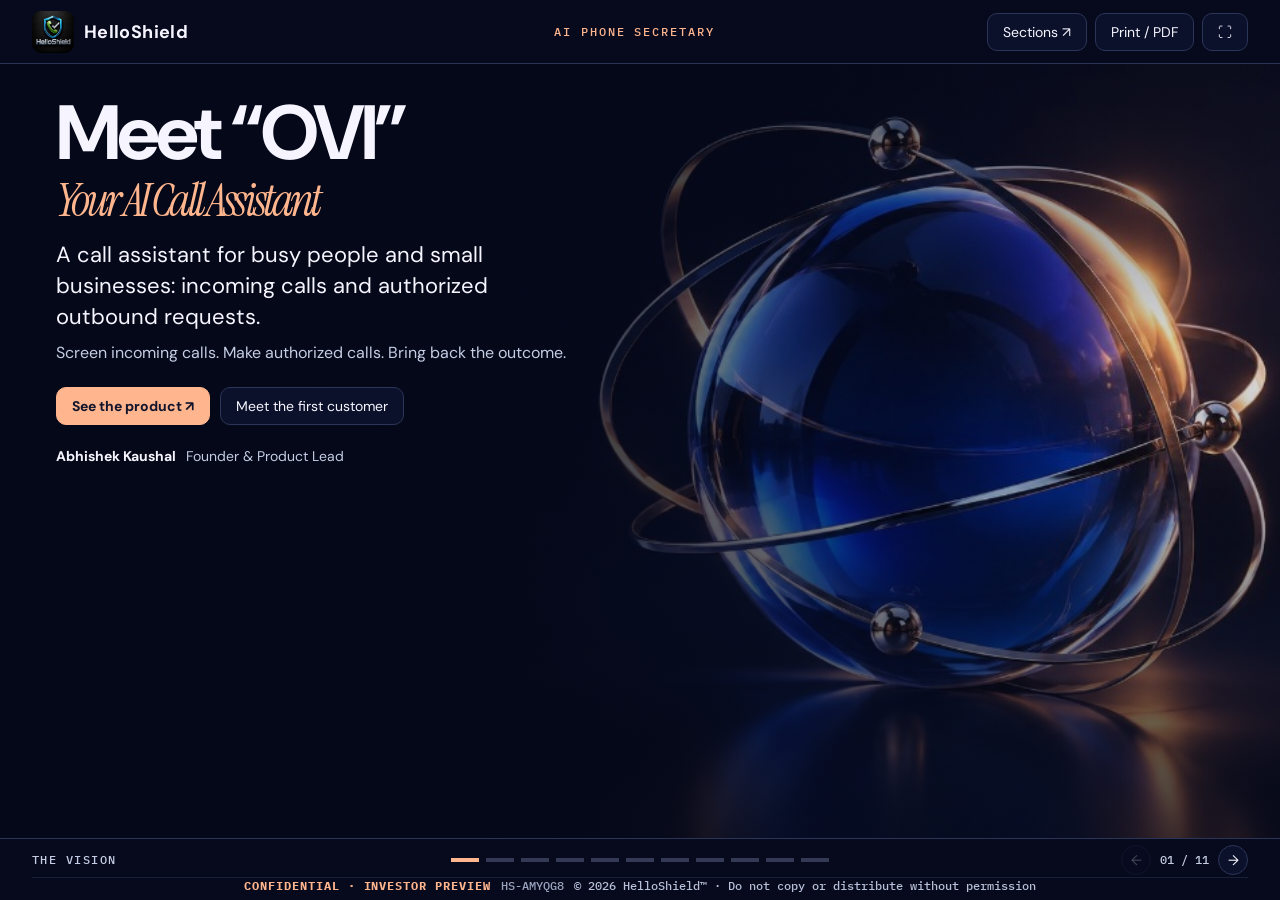
<file: index.html>
<!doctype html>
<html lang="en">
<head>
  <meta charset="utf-8">
  <meta name="viewport" content="width=device-width, initial-scale=1">
  <meta name="theme-color" content="#070a1d">
  <meta name="robots" content="noindex,nofollow">
  <meta name="description" content="HelloShield investor presentation: a personal call-screening prototype for busy professionals. Proposed $1.5M funding plan.">
  <title>HelloShield — Investor Presentation</title>
  <link rel="icon" type="image/jpeg" href="assets/logo.jpg">
  <link rel="preload" as="image" href="assets/logo.jpg">
  <link rel="preconnect" href="https://fonts.googleapis.com">
  <link rel="preload" as="image" href="assets/hero.jpg" fetchpriority="high">
  <link rel="preload" as="image" href="assets/house.jpg">
  <link rel="preload" as="image" href="assets/pizza.jpg">
  <link href="https://fonts.googleapis.com/css2?family=DM+Sans:wght@400;500;600;700&family=Instrument+Serif:ital@0;1&family=IBM+Plex+Mono:wght@500&display=swap" rel="stylesheet">
  <link rel="stylesheet" href="deck.css?v=20261010j">
</head>
<body>
  <div class="pitch">
    <div class="template-light" aria-hidden="true"></div>
    <header>
      <a class="brand" href="#vision" aria-label="HelloShield first slide"><img class="brand-mark" src="assets/logo.jpg" alt=""><b>HelloShield</b></a>
      <span class="strap">AI PHONE SECRETARY</span>
      <nav>
        <button id="sections" aria-expanded="false">Sections ↗</button>
        <button id="print-deck" type="button">Print / PDF</button>
        <button id="fullscreen" aria-label="Enter fullscreen">⛶</button>
      </nav>
    </header>
    <main id="stage" aria-live="polite"></main>
    <footer>
      <div class="footer-main">
        <span id="chapter"></span>
        <div id="progress" aria-label="Slide navigation"></div>
        <div class="pager"><button id="prev" aria-label="Previous slide">←</button><span id="counter"></span><button id="next" aria-label="Next slide">→</button></div>
      </div>
      <div class="legal"><b>CONFIDENTIAL · INVESTOR PREVIEW</b><span id="security-ref"></span><small>© 2026 HelloShield™ · Do not copy or distribute without permission</small></div>
    </footer>
  </div>
  <div id="print-root" class="print-only" aria-hidden="true"></div>
  <dialog id="detail"><button class="close" aria-label="Close details">×</button><div id="detail-body"></div></dialog>
  <script src="financial-model.js?v=20261010j"></script>
  <script src="deck.js?v=20261010j"></script>
</body>
</html>
</file>
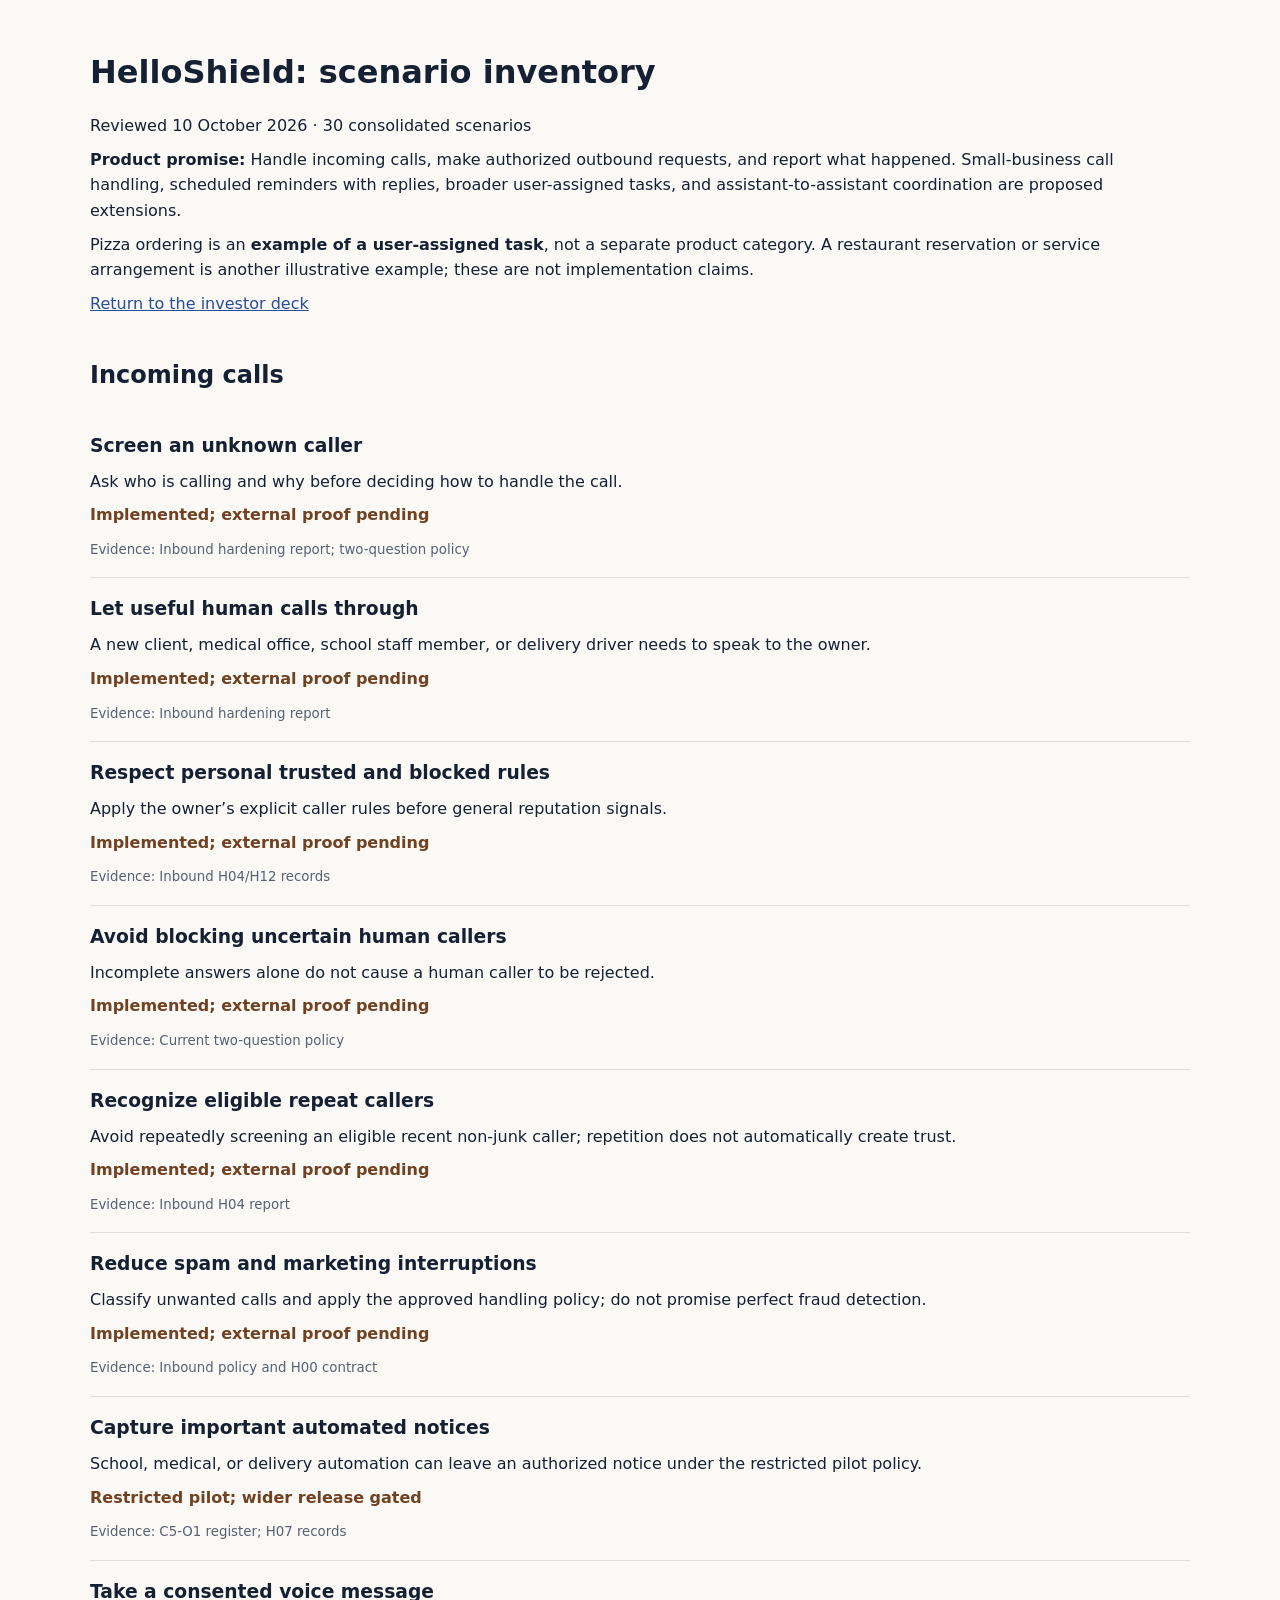
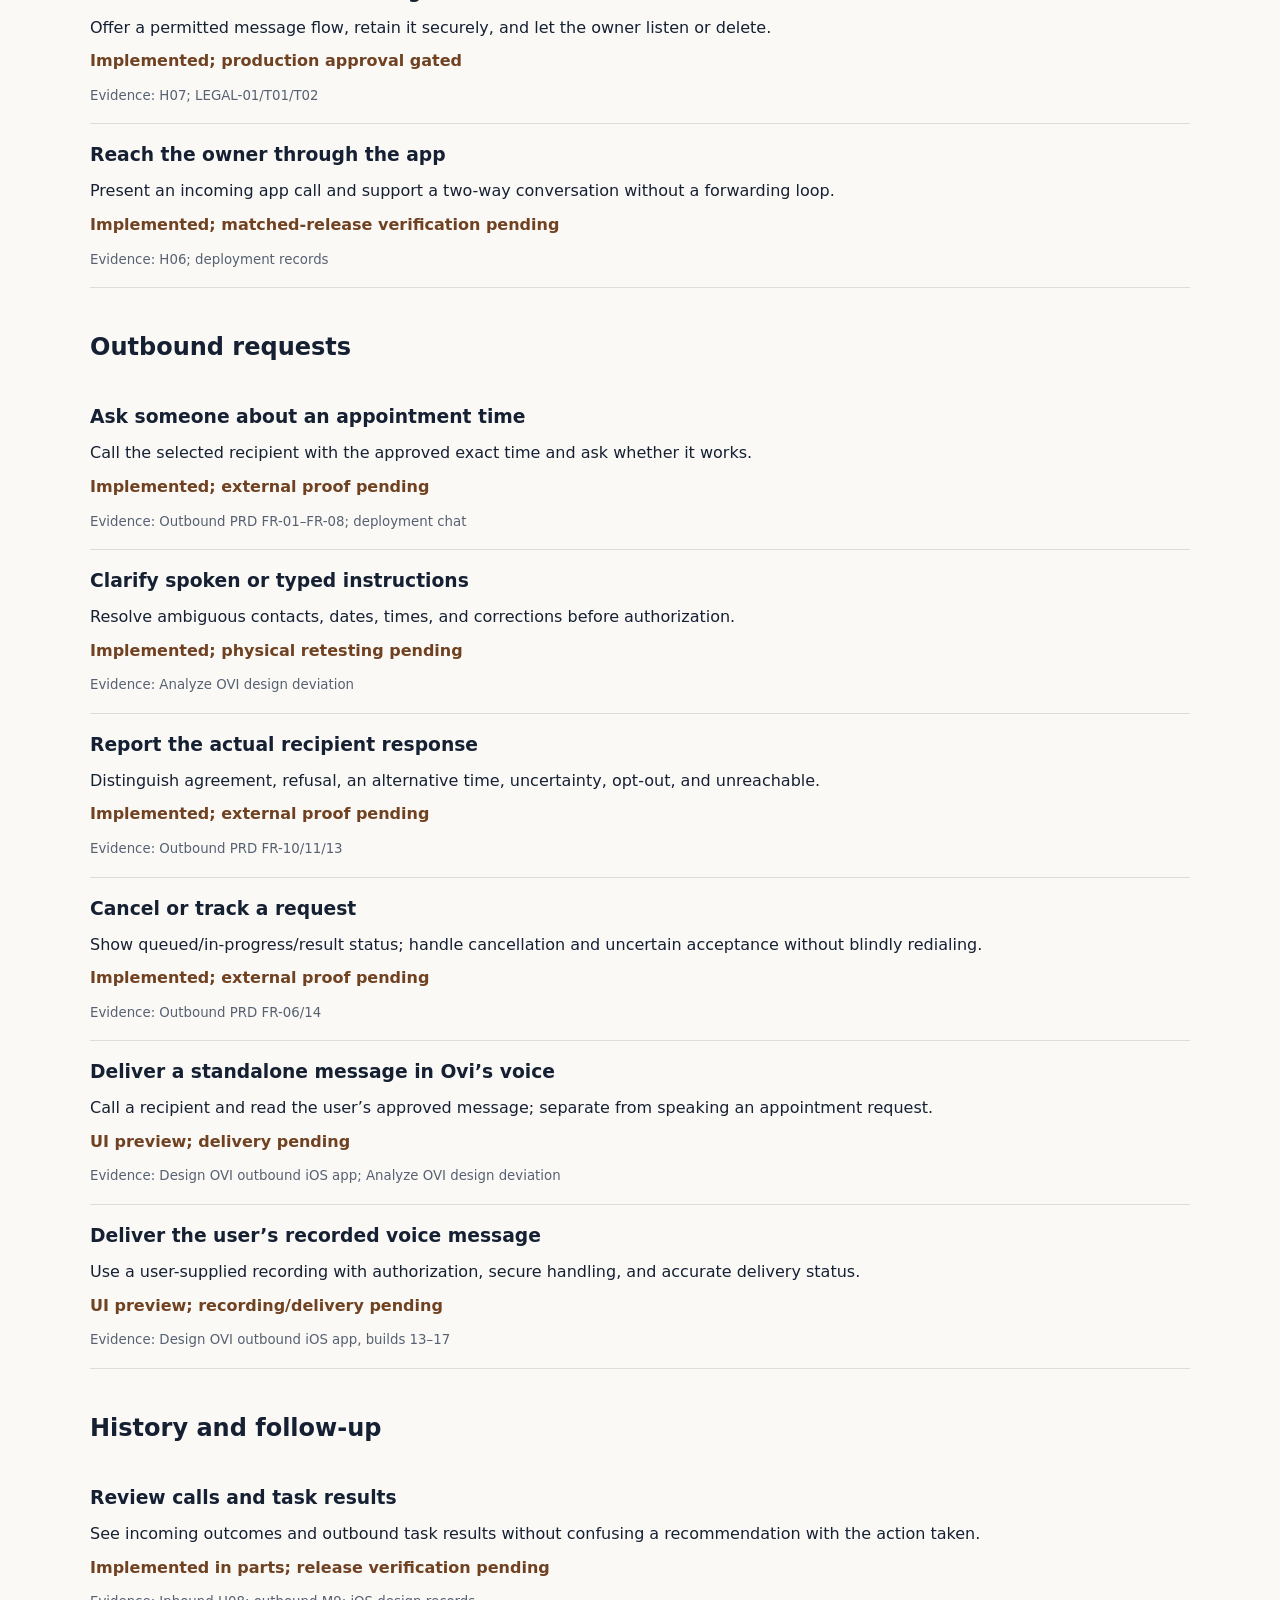
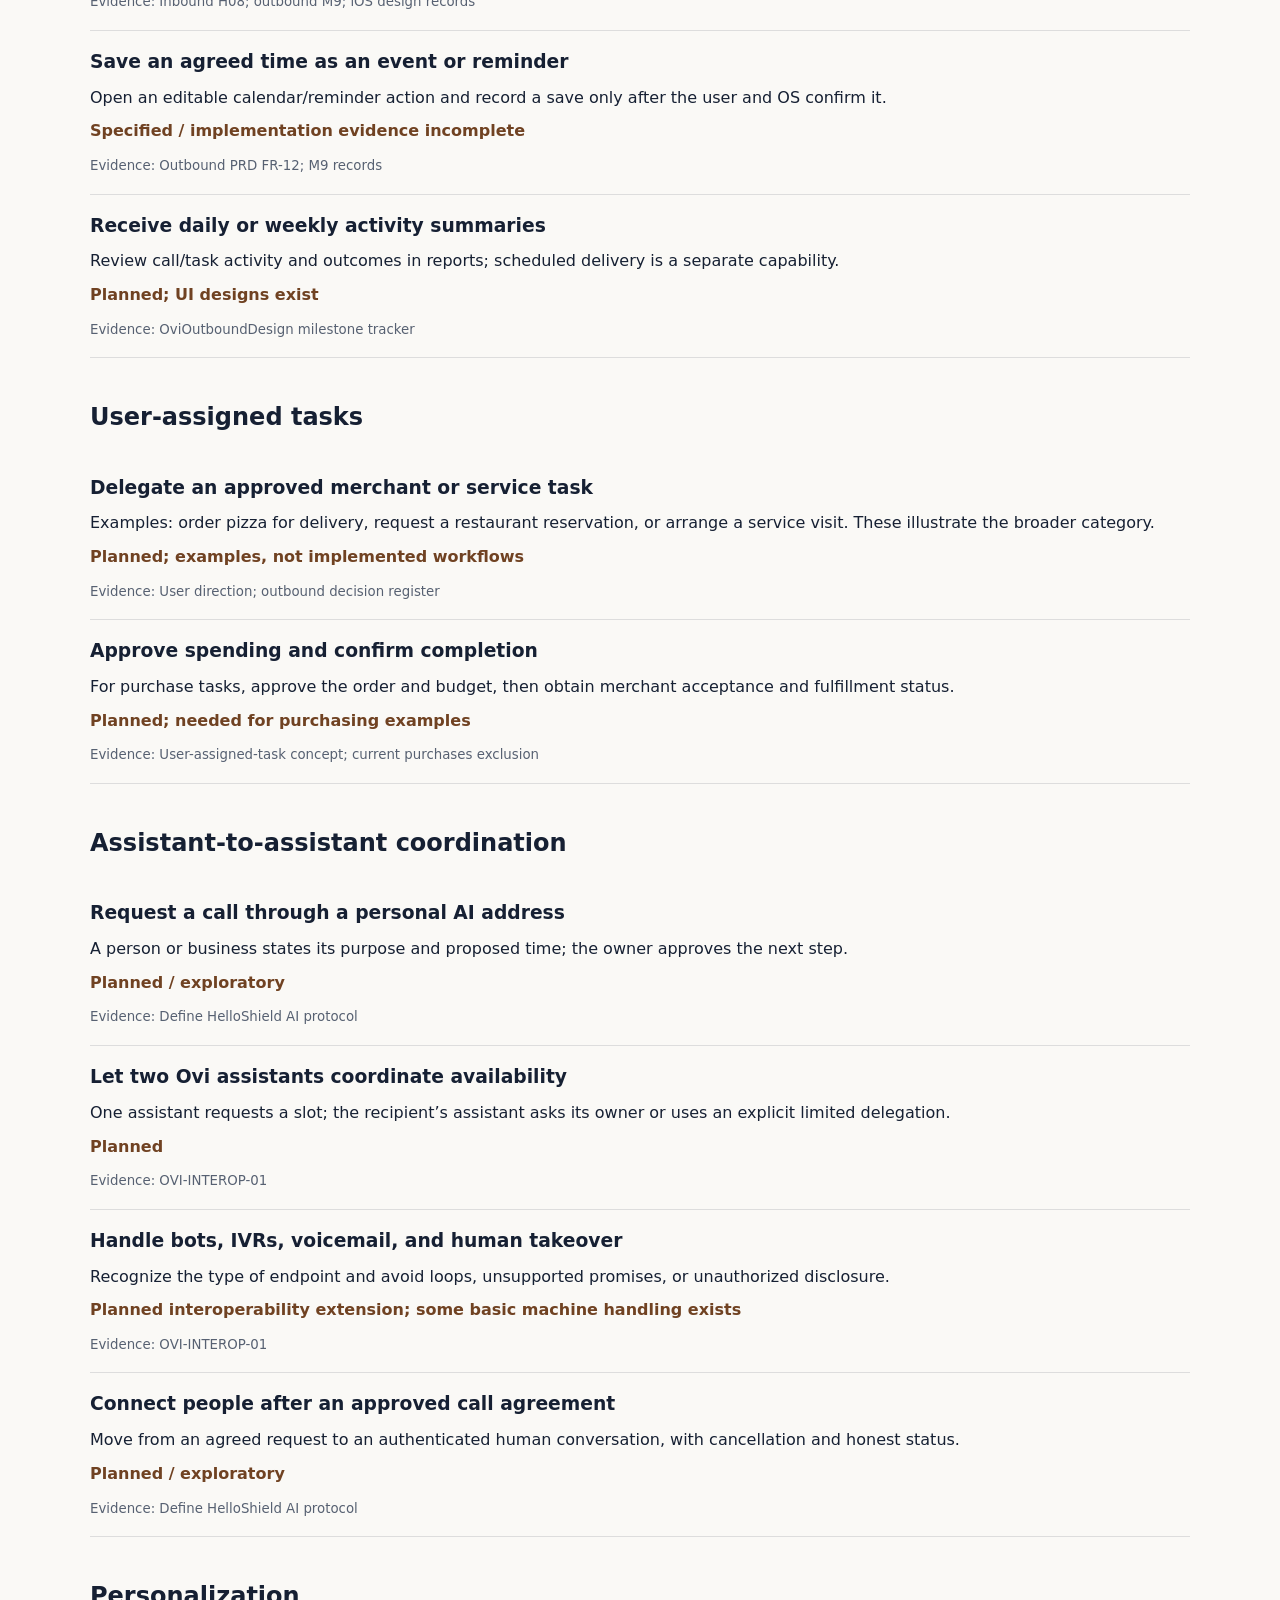
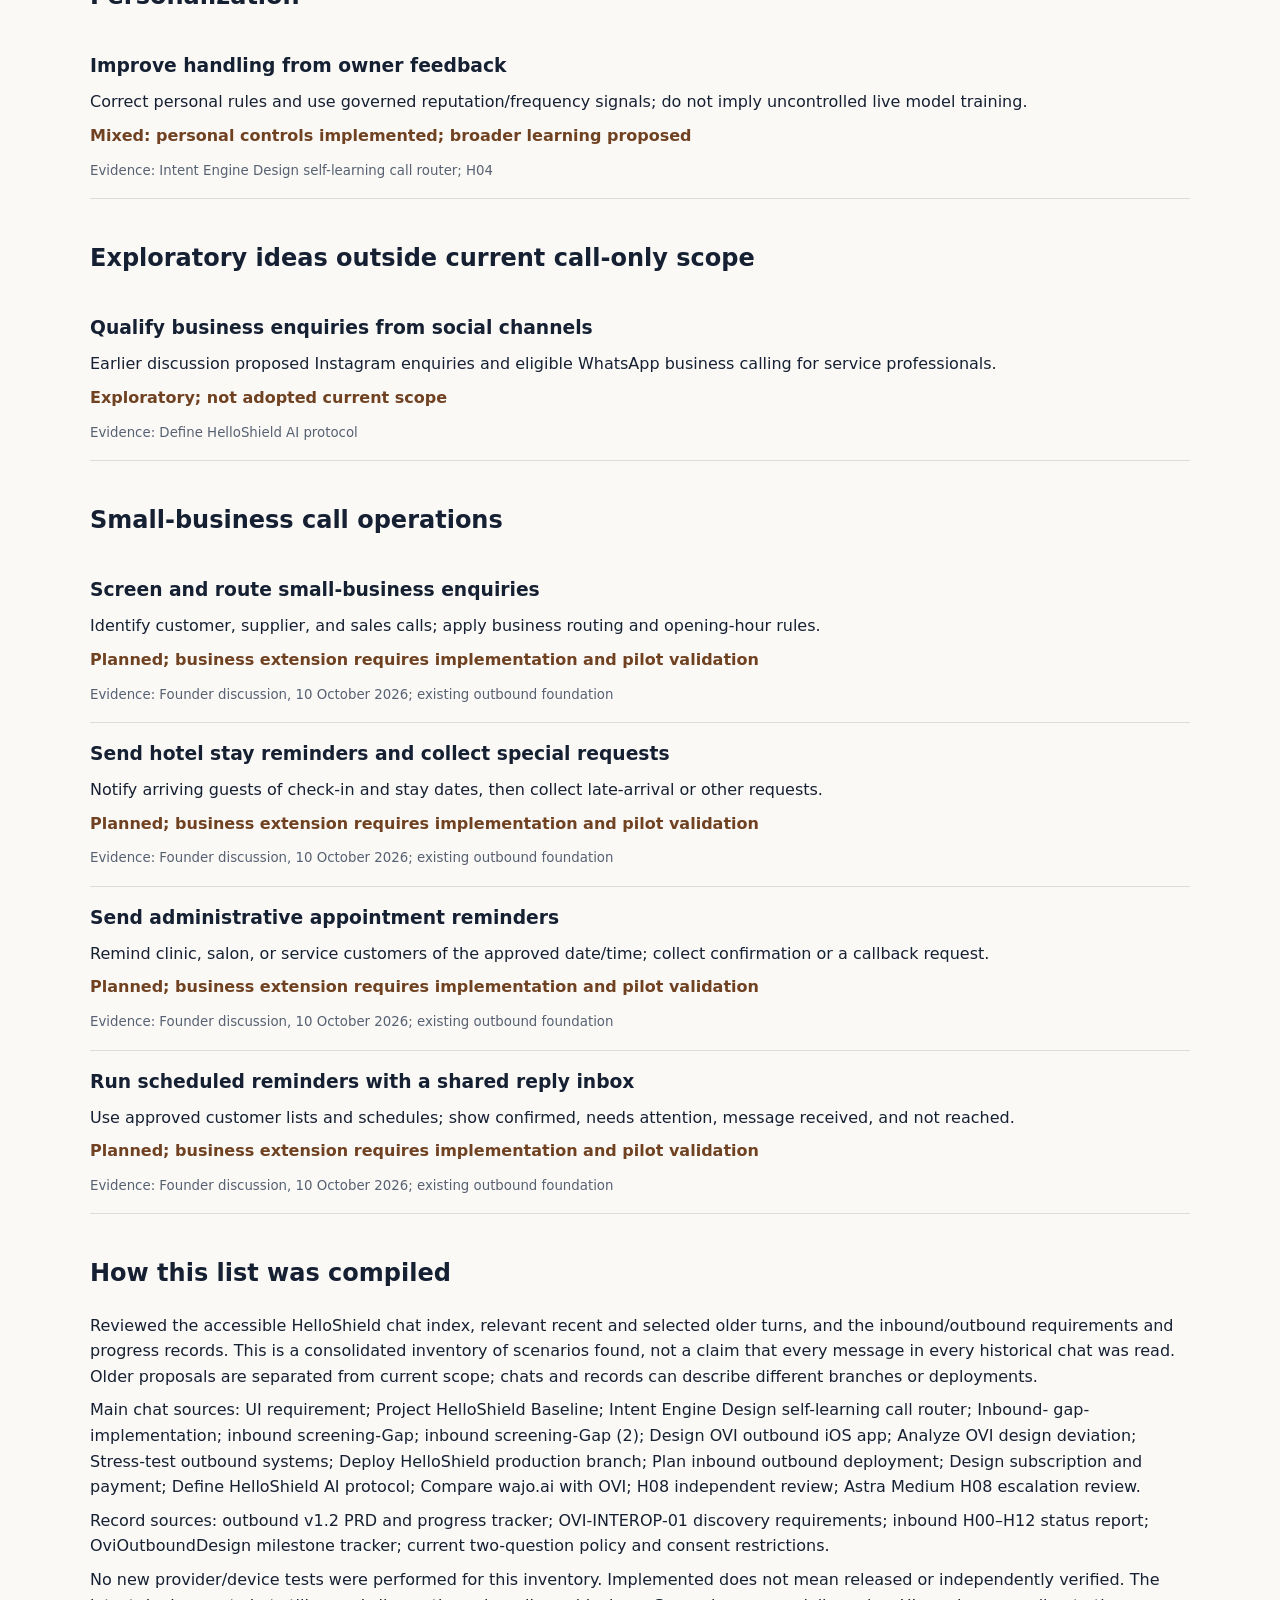
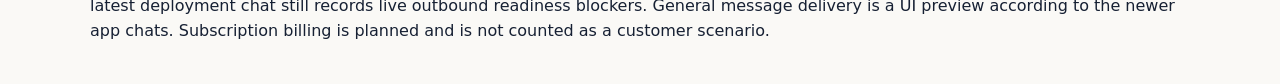
<file: scenario-catalog.html>
<!doctype html><html lang="en"><meta charset="utf-8"><meta name="viewport" content="width=device-width,initial-scale=1"><title>HelloShield scenario inventory</title><style>body{font:16px/1.6 system-ui;max-width:1100px;margin:auto;padding:32px;color:#162033;background:#faf9f6}h1{line-height:1.2}h2{margin-top:40px}article{padding:16px 0;border-bottom:1px solid #ddd}h3{margin:0}p{margin:8px 0}small{color:#576172}.status{font-weight:600;color:#704222}a{color:#294b99}@media print{article{break-inside:avoid}}</style><h1>HelloShield: scenario inventory</h1><p>Reviewed 10 October 2026 · 30 consolidated scenarios</p><p><b>Product promise:</b> Handle incoming calls, make authorized outbound requests, and report what happened. Small-business call handling, scheduled reminders with replies, broader user-assigned tasks, and assistant-to-assistant coordination are proposed extensions.</p><p>Pizza ordering is an <b>example of a user-assigned task</b>, not a separate product category. A restaurant reservation or service arrangement is another illustrative example; these are not implementation claims.</p><p><a href="./#problem">Return to the investor deck</a></p><main id="catalog"></main><h2>How this list was compiled</h2><p>Reviewed the accessible HelloShield chat index, relevant recent and selected older turns, and the inbound/outbound requirements and progress records. This is a consolidated inventory of scenarios found, not a claim that every message in every historical chat was read. Older proposals are separated from current scope; chats and records can describe different branches or deployments.</p><p>Main chat sources: UI requirement; Project HelloShield Baseline; Intent Engine Design self-learning call router; Inbound- gap-implementation; inbound screening-Gap; inbound screening-Gap (2); Design OVI outbound iOS app; Analyze OVI design deviation; Stress-test outbound systems; Deploy HelloShield production branch; Plan inbound outbound deployment; Design subscription and payment; Define HelloShield AI protocol; Compare wajo.ai with OVI; H08 independent review; Astra Medium H08 escalation review.</p><p>Record sources: outbound v1.2 PRD and progress tracker; OVI-INTEROP-01 discovery requirements; inbound H00–H12 status report; OviOutboundDesign milestone tracker; current two-question policy and consent restrictions.</p><p>No new provider/device tests were performed for this inventory. Implemented does not mean released or independently verified. The latest deployment chat still records live outbound readiness blockers. General message delivery is a UI preview according to the newer app chats. Subscription billing is planned and is not counted as a customer scenario.</p><script src="scenario-catalog.js?v=20261010g"></script><script>const host=document.getElementById('catalog');for(const category of [...new Set(scenarioCatalog.map(x=>x.category))]){const h=document.createElement('h2');h.textContent=category;host.append(h);for(const item of scenarioCatalog.filter(x=>x.category===category)){const a=document.createElement('article');for(const [tag,text] of [['h3',item.scenario],['p',item.example],['p',item.status],['small','Evidence: '+item.evidence]]){const e=document.createElement(tag);e.textContent=text;if(text===item.status)e.className='status';a.append(e)}host.append(a)}}</script></html>
</file>
<file: deck.css>
:root {
  --bg: #080b20;
  --deep: #050818;
  --panel: #111a39;
  --ink: #f6f5ff;
  --muted: #c5cde4;
  --line: #2b3558;
  --blue: #5878ff;
  --blue2: #8ba0ff;
  --peach: #ffb58d;
  --green: #68d7bd;
  --header: 64px;
  --footer: 62px;
  --body: 14px;
  --note: 12px;
}

* { box-sizing: border-box; }
html, body {
  margin: 0;
  width: 100%;
  height: 100%;
  overflow: hidden;
  background: #030611;
  color: var(--ink);
  font-family: "DM Sans", system-ui, sans-serif;
  font-size: var(--body);
}
button, a, input { font: inherit; }
button, a.primary, a.secondary {
  border: 1px solid var(--line);
  background: #0c112b;
  color: var(--ink);
  border-radius: 10px;
  padding: 9px 15px;
  cursor: pointer;
  text-decoration: none;
  display: inline-flex;
  align-items: center;
  justify-content: center;
}
button:hover, button:focus-visible, a.primary:hover, a.secondary:hover,
a.primary:focus-visible, a.secondary:focus-visible {
  border-color: var(--peach);
  outline: none;
}
button:disabled { opacity: .25; cursor: default; }
.primary { background: var(--peach); border-color: var(--peach); color: #10152d; font-weight: 700; }
.secondary { background: #0c112b; }
.selected, .active { border-color: var(--peach) !important; background: #263d79 !important; }

.pitch {
  position: relative;
  height: 100dvh;
  display: grid;
  grid-template-rows: var(--header) minmax(0, 1fr) var(--footer);
  background: var(--bg);
}
.template-light {
  position: absolute;
  top: var(--header);
  right: 0;
  bottom: var(--footer);
  left: 0;
  z-index: 0;
  overflow: hidden;
  pointer-events: none;
  background:
    radial-gradient(ellipse 46% 62% at 88% 46%, #ffc27a55 0%, transparent 62%),
    radial-gradient(ellipse 40% 38% at 80% 94%, #c47a3a44 0%, transparent 70%);
}
.pitch.on-hero .template-light { display: none; }

header {
  height: var(--header);
  display: grid;
  grid-template-columns: 250px 1fr auto;
  align-items: center;
  padding: 0 32px;
  border-bottom: 1px solid var(--line);
  background: #070a1d;
  z-index: 10;
}
.brand { display: flex; align-items: center; gap: 10px; color: var(--ink); text-decoration: none; }
.brand-mark {
  width: 42px;
  height: 42px;
  border-radius: 9px;
  display: block;
  object-fit: cover;
  object-position: 50% 30%;
}
.brand b { font-size: 18px; line-height: 1; letter-spacing: .02em; white-space: nowrap; }
.strap {
  text-align: center;
  font: 500 12px "IBM Plex Mono", monospace;
  letter-spacing: .16em;
  color: var(--peach);
}
nav { display: flex; justify-content: flex-end; gap: 8px; }

#stage { position: relative; z-index: 1; min-height: 0; overflow: auto; background: transparent; }
.slide {
  position: relative;
  min-height: 100%;
  overflow: auto;
  padding: 16px 36px 18px;
}
.slide > * { position: relative; z-index: 1; }

.heading {
  display: flex;
  justify-content: space-between;
  align-items: flex-end;
  gap: 18px;
  margin-bottom: 12px;
}
.eyebrow, .kicker {
  font: 500 12px "IBM Plex Mono", monospace;
  letter-spacing: .12em;
  color: var(--peach);
}
h1, h2, h3, p { margin: 0; }
h2 {
  font-size: clamp(32px, 4.2vw, 56px);
  line-height: .92;
  letter-spacing: -.04em;
  margin-top: 6px;
}
h2 em, h1 em {
  font-family: "Instrument Serif", serif;
  font-weight: 400;
  color: var(--peach);
}
h3 { font-size: 26px; line-height: 1.12; }
p { font-size: 16px; line-height: 1.4; color: var(--muted); }
.lead { font-size: 22px; color: var(--ink); }
.status {
  align-self: flex-start;
  padding: 7px 10px;
  border: 1px solid #6c5180;
  border-radius: 999px;
  font: 600 12px "IBM Plex Mono", monospace;
  letter-spacing: .08em;
  color: var(--peach);
}
.bottom-note, .market-source, .note, .cost-line, .allow, small {
  font-size: var(--note);
  line-height: 1.45;
  color: #b7c0d8;
}
.bottom-note, .market-source {
  margin-top: 10px;
  border-top: 1px solid #222b4c;
  padding-top: 8px;
}
.market-source a, .contact a { color: var(--peach); }

footer {
  border-top: 1px solid var(--line);
  background: #070a1d;
  padding: 4px 32px 6px;
  display: grid;
  grid-template-rows: auto auto;
  z-index: 10;
}
.footer-main {
  display: grid;
  grid-template-columns: 210px 1fr 210px;
  align-items: center;
  min-height: 32px;
}
.footer-main > #chapter {
  text-transform: uppercase;
  font: 500 12px "IBM Plex Mono", monospace;
  letter-spacing: .12em;
  color: #c5cde4;
}
.pager { display: flex; align-items: center; justify-content: flex-end; gap: 9px; }
.pager button { width: 30px; height: 30px; padding: 0; border-radius: 50%; }
.pager span { font: 500 12px "IBM Plex Mono", monospace; color: #c6cce0; }
#progress { display: flex; justify-content: center; gap: 7px; }
#progress button {
  width: 28px;
  height: 4px;
  border: 0;
  border-radius: 0;
  padding: 0;
  background: #343a56;
}
#progress button.active { background: var(--peach) !important; }
.legal {
  display: flex;
  align-items: center;
  justify-content: center;
  flex-wrap: wrap;
  gap: 10px;
  border-top: 1px solid #181f3a;
  font: 500 12px "IBM Plex Mono", monospace;
  color: #9aa3bd;
}
.legal b { color: var(--peach); letter-spacing: .08em; }
.legal small { font: inherit; }

.hero { padding: 0; min-height: 100%; }
.hero-image, .hero-shade { position: absolute; inset: 0; width: 100%; height: 100%; }
.hero-image { object-fit: cover; object-position: 88% 50%; }
.hero-shade {
  background:
    linear-gradient(90deg, #050818f6 0%, #050818e8 36%, #05081899 54%, #05081822 78%),
    linear-gradient(180deg, #05081888 0%, transparent 38%, #050818b8 100%);
}
.hero-copy {
  height: 100%;
  width: min(640px, 62%);
  padding: 36px 36px 28px 56px;
  display: flex;
  flex-direction: column;
  justify-content: center;
  align-items: flex-start;
}
.hero h1 { font-size: clamp(42px, 6vw, 84px); line-height: .88; letter-spacing: -.05em; }
.hero h1 em { display: block; white-space: nowrap; font-size: clamp(28px, 3.6vw, 48px); line-height: 1.05; margin-top: 8px; }
.hero-tag { font-size: 22px; color: var(--ink); margin-top: 16px; max-width: 34ch; }
.hero-rules { font-size: 16px; margin-top: 10px; color: var(--muted); }
.hero-actions { display: flex; flex-wrap: wrap; gap: 10px; margin-top: 22px; }
.founder-line { display: flex; align-items: center; gap: 10px; margin-top: 22px; color: var(--muted); font-size: 14px; }
.founder-line b { color: var(--ink); }

.problem-grid,
.product-grid,
.customer-layout,
.market-grid,
.model-grid,
.rollout-grid,
.team-layout,
.funds-layout,
.closing {
  display: grid;
  gap: 18px;
  align-items: stretch;
}
.problem-grid, .customer-layout, .market-grid, .team-layout, .funds-layout, .closing { grid-template-columns: 1.05fr .95fr; }
.product-grid { grid-template-columns: .85fr 1.15fr; }
.model-grid { grid-template-columns: .7fr 1.3fr; }
.rollout-grid { grid-template-columns: .82fr 1.18fr; }

.problem-copy, .attention-calc,
.selected-plan, .economics,
.launch-thesis, .phases,
.founder, .capabilities,
.return-plan, .market-math {
  border: 1px solid var(--line);
  border-radius: 18px;
  background: linear-gradient(145deg, #121b3b, #0b1029);
  padding: 20px;
}

.problem-copy { display: flex; flex-direction: column; gap: 12px; }
.choice {
  display: grid;
  grid-template-columns: 90px 1fr;
  align-items: center;
  border-top: 1px solid var(--line);
  padding-top: 12px;
}
.choice span { font: 500 12px "IBM Plex Mono", monospace; color: var(--peach); letter-spacing: .1em; }
.choice strong { font-size: 18px; }
.takeaway {
  margin-top: auto;
  padding: 12px 14px;
  border-left: 3px solid var(--peach);
  background: #090f26;
  color: #e6eaf6;
  font-size: 15px;
}
.attention-calc { display: flex; flex-direction: column; justify-content: center; }
.attention-calc > strong { font-size: clamp(56px, 8vw, 96px); line-height: .9; color: var(--peach); }
.attention-calc > p { font-size: 18px; color: var(--ink); margin: 6px 0 18px; }
.attention-calc label { display: flex; justify-content: space-between; gap: 12px; font-size: 14px; color: var(--muted); }
.attention-calc output { font-size: 18px; color: var(--peach); }
input[type=range] { width: 100%; accent-color: var(--peach); margin: 10px 0; }

.scenario-tabs {
  display: flex;
  flex-wrap: wrap;
  gap: 8px;
  margin: 0 0 12px;
}
.scenario-tabs button { padding: 7px 12px; font-size: 13px; }
.phone {
  border: 1px solid #4f64a4;
  border-radius: 24px;
  background: linear-gradient(160deg, #17264f, #0a1029);
  padding: 16px 18px;
}
.pizza-phone, .house-phone { background-blend-mode: multiply; }
.pizza-phone {
  background: linear-gradient(180deg, #111a39ee 0%, #111a39c6 48%, #111a39a8 100%), url("assets/pizza.jpg") center / cover no-repeat;
}
.house-phone {
  background: linear-gradient(180deg, #111a39ee 0%, #111a39c6 48%, #111a39a8 100%), url("assets/house.jpg") center / cover no-repeat;
}
.phone-top { display: flex; justify-content: space-between; font-size: 12px; color: var(--green); }
.caller { display: flex; gap: 12px; align-items: center; margin: 12px 0; }
.avatar {
  width: 48px; height: 48px; border-radius: 50%;
  display: grid; place-items: center; background: #344d92; font-weight: 700;
}
.caller small { font-size: 12px; letter-spacing: .08em; color: var(--peach); }
.caller strong { font-size: 18px; display: block; }
.caller em { font-style: normal; color: var(--muted); font-size: 14px; }
.context { display: grid; gap: 4px; padding: 12px; background: #09112b; border-radius: 12px; }
.context span { font-size: 12px; color: var(--muted); }
.context b { font-size: 15px; }
.permissions { display: flex; flex-wrap: wrap; gap: 12px; margin-top: 12px; font-size: 13px; color: #d5dbea; }
.demo { display: grid; gap: 8px; }
.demo-steps { display: grid; grid-template-columns: repeat(3, 1fr); gap: 8px; }
.demo-steps button { display: flex; text-align: left; align-items: center; gap: 8px; padding: 10px; background: #0e1532; }
.demo-steps i { font: italic 24px "Instrument Serif", serif; color: var(--peach); }
.demo-steps b { font-size: 13px; }
.demo-steps small { color: var(--muted); font-size: 12px; line-height: 1.3; }
.speech { padding: 12px 14px; border: 1px solid #516db9; border-radius: 14px; background: #1c2f67; }
.speech span { font: 500 12px "IBM Plex Mono", monospace; color: var(--peach); }
.speech p { font-size: 16px; color: var(--ink); margin-top: 4px; }
.artifact {
  display: grid;
  gap: 4px;
  padding: 10px 12px;
  border: 1px solid #74546f;
  border-radius: 12px;
  background: #18223f;
}
.artifact b { font-size: 15px; }
.demo-actions { display: flex; gap: 8px; }

.first-customer { border-left: 4px solid var(--peach); padding: 20px 22px; background: linear-gradient(90deg, #141d3d, #0b102700); }
.first-customer h3 { font-size: 28px; margin: 10px 0; }
.job {
  margin-top: 16px;
  display: grid;
  grid-template-columns: 110px repeat(4, 1fr);
  gap: 7px;
  align-items: center;
}
.job span { font: 500 12px "IBM Plex Mono", monospace; color: var(--peach); }
.job b, .job i {
  font-style: normal;
  padding: 10px 8px;
  border: 1px solid var(--line);
  border-radius: 9px;
  text-align: center;
  font-size: 13px;
  background: #0a1028;
}
.customer-rings { display: grid; gap: 10px; }
.ring {
  position: static;
  width: auto;
  height: auto;
  border: 1px solid #4d67a7;
  border-radius: 14px;
  padding: 12px 14px;
  text-align: left;
  background: #0d142d;
}
.ring span { font: 500 12px "IBM Plex Mono", monospace; letter-spacing: .08em; color: var(--peach); }
.ring b { display: block; font: 600 16px "DM Sans", sans-serif; color: var(--ink); margin: 4px 0; }
.ring small { display: block; max-width: none; font: 400 13px "DM Sans", sans-serif; color: var(--muted); }
.core { background: #2b478f; }
.middle { background: #16244d; }
.outer { background: #0d142d; }
.why-pay {
  display: flex;
  flex-wrap: wrap;
  align-items: center;
  gap: 12px;
  margin-top: 12px;
  padding: 12px 14px;
  border: 1px solid #74546f;
  border-radius: 12px;
}
.why-pay b { color: var(--peach); }
.why-pay span { padding-left: 12px; border-left: 1px solid var(--line); font-size: 14px; color: #d6dbea; }

.market-bars { display: grid; gap: 12px; }
.market-row {
  display: grid;
  grid-template-columns: 1fr auto;
  gap: 16px;
  align-items: center;
  padding: 16px 18px;
  border: 1px solid var(--line);
  border-left: 5px solid var(--blue);
  background: linear-gradient(90deg, #18284f, #0d132e);
  border-radius: 0 16px 16px 0;
  width: 100%;
}
.market-row span { display: grid; gap: 4px; }
.market-row b { font: 500 12px "IBM Plex Mono", monospace; letter-spacing: .08em; color: var(--peach); }
.market-row small { font-size: 13px; color: var(--muted); }
.market-row strong { font-size: 28px; white-space: nowrap; }
.sam { border-left-color: var(--blue2); }
.som { border-left-color: var(--peach); }
.market-math > div {
  display: grid;
  grid-template-columns: 70px 1fr;
  align-items: center;
  border-top: 1px solid var(--line);
  padding: 10px 0;
}
.market-math strong { font-size: 22px; color: var(--peach); }
.market-math span { font-size: 14px; color: var(--muted); }
.market-math p { font-size: 13px; margin-top: 10px; }

.plan-strip { display: grid; grid-template-columns: repeat(2, 1fr); gap: 8px; margin-bottom: 12px; }
.plan-strip button { display: flex; justify-content: space-between; align-items: center; font-size: 15px; }
.plan-strip small { color: var(--peach); }
.selected-plan h3 { font-size: 32px; margin: 10px 0 4px; }
.selected-plan > strong { font-size: 48px; color: var(--peach); }
.selected-plan > strong small { font-size: 14px; color: var(--muted); }
.selected-plan p { font-size: 15px; margin-top: 8px; }
.bridge {
  display: grid;
  grid-template-columns: 1fr auto 1fr auto 1fr;
  align-items: center;
  gap: 8px;
  margin: 14px 0;
}
.bridge div { padding: 12px; background: #17264e; border-radius: 12px; text-align: center; }
.bridge span { display: block; font: 500 12px "IBM Plex Mono", monospace; color: var(--muted); }
.bridge b { display: block; font-size: 24px; color: var(--peach); margin-top: 4px; }
.bridge i { font-style: normal; color: var(--muted); font-size: 12px; }
.ratio {
  display: grid;
  grid-template-columns: 90px 1fr;
  gap: 4px 12px;
  padding: 12px 14px;
  border: 1px solid #5571ba;
  border-radius: 14px;
  background: #203875;
}
.ratio strong { grid-row: 1 / 3; font-size: 36px; color: var(--peach); }
.ratio span { font-size: 16px; }
.thresholds { display: flex; flex-wrap: wrap; gap: 8px; margin-top: 10px; }
.thresholds span {
  flex: 1 1 140px;
  padding: 8px;
  text-align: center;
  border: 1px solid var(--line);
  border-radius: 9px;
  font-size: 12px;
  color: #d6dbea;
}
.free-funnel { display: grid; gap: 10px; margin: 12px 0; }
.free-funnel div { padding: 10px 12px; background: #17264e; border-radius: 10px; }
.free-funnel b { display: block; color: var(--peach); margin-bottom: 4px; }

.comparison { border: 1px solid var(--line); border-radius: 15px; overflow: auto; }
.comparison-head, .comparison-row { display: grid; grid-template-columns: 1.5fr repeat(4, 1fr); min-width: 820px; }
.comparison-head { background: #090f28; color: #c5cde4; font: 500 12px "IBM Plex Mono", monospace; }
.comparison-head span, .comparison-row span { padding: 8px 10px; border-right: 1px solid #263153; }
.comparison-row { border-top: 1px solid #263153; color: #d7ddef; font-size: 13px; }
.comparison-row span:not(:first-child), .comparison-head span:not(:first-child) { text-align: center; }
.comparison-row.ours { background: #263f7c; color: var(--peach); }
.comparison-row.ours span:first-child { color: var(--ink); }
.moat {
  display: grid;
  grid-template-columns: 1fr auto 1fr auto 1fr auto 1fr;
  align-items: center;
  gap: 8px;
  margin-top: 10px;
}
.moat div { padding: 10px 12px; border: 1px solid var(--line); border-radius: 10px; background: #101832; }
.moat span { display: block; font: 500 12px "IBM Plex Mono", monospace; color: var(--peach); }
.moat b { font-size: 14px; }
.moat i { font: italic 22px "Instrument Serif", serif; color: var(--peach); text-align: center; }
.future {
  display: grid;
  grid-template-columns: 180px 1fr;
  gap: 12px;
  margin-top: 10px;
  padding: 12px 14px;
  border: 1px solid #77556f;
  background: #182a58;
  border-radius: 11px;
}
.future b { color: var(--peach); font-size: 14px; }
.future span { color: var(--muted); font-size: 14px; }

.launch-thesis h3 { font-size: 28px; margin: 12px 0; }
.launch-thesis > small { display: block; margin-top: 10px; }
.stage-label {
  display: flex;
  align-items: center;
  justify-content: space-between;
  gap: 10px;
  margin-top: 14px;
  padding: 10px 12px;
  background: #0a1028;
  border-left: 3px solid var(--peach);
}
.stage-label span { color: var(--peach); font-weight: 700; }
.phases { display: grid; gap: 0; }
.phases > div {
  display: grid;
  grid-template-columns: 48px 1fr;
  align-items: start;
  border-top: 1px solid var(--line);
  padding: 10px 0;
}
.phases > div:first-child { border-top: 0; }
.phases i { font: italic 28px "Instrument Serif", serif; color: var(--peach); }
.phases b { font-size: 15px; }
.phases small { display: block; font-size: 13px; color: var(--muted); margin-top: 3px; }
.evidence-gates {
  display: flex;
  flex-wrap: wrap;
  align-items: flex-start;
  gap: 12px 18px;
  margin-top: 12px;
  padding: 12px 14px;
  border: 1px solid #5069aa;
  border-radius: 12px;
  background: #182b5d;
}
.evidence-gates b { color: var(--peach); font-size: 12px; }
.evidence-gates span { font-size: 14px; color: #e4e8f4; }

.founder { display: grid; grid-template-columns: 64px 1fr; gap: 12px; }
.founder-mark {
  width: 56px; height: 56px; border-radius: 50%;
  display: grid; place-items: center; background: #2f4c99; color: var(--peach);
  font: italic 24px "Instrument Serif", serif;
}
.founder h3 { font-size: 28px; margin: 8px 0; }
.founder p { font-size: 14px; }
.diligence {
  grid-column: 1 / -1;
  display: grid;
  gap: 4px;
  padding: 12px;
  border-left: 3px solid var(--peach);
  background: #0a1028;
}
.diligence b { color: var(--peach); }
.capabilities > div {
  display: grid;
  grid-template-columns: 42px 1fr;
  border-top: 1px solid var(--line);
  padding: 8px 0;
}
.capabilities > div:first-of-type { margin-top: 8px; }
.capabilities i { font: italic 22px "Instrument Serif", serif; color: var(--peach); }
.capabilities b { font-size: 14px; }
.execution-question {
  display: grid;
  grid-template-columns: 190px 1fr;
  align-items: center;
  gap: 12px;
  margin-top: 12px;
  padding: 12px 14px;
  border: 1px solid #76556f;
  border-radius: 12px;
}
.execution-question span { font: 500 12px "IBM Plex Mono", monospace; color: var(--peach); }
.execution-question b { font-size: 15px; }

.fund-bars { display: grid; gap: 10px; }
.fund-bars > div { display: grid; grid-template-columns: minmax(220px, 1.4fr) 1fr 42px; align-items: center; gap: 10px; }
.fund-bars span { display: grid; gap: 2px; }
.fund-bars b { font-size: 18px; color: var(--peach); }
.fund-bars small { font-size: 12px; color: var(--muted); }
.fund-bars i {
  height: 12px;
  width: var(--w);
  max-width: 100%;
  border-radius: 12px;
  background: linear-gradient(90deg, var(--blue), var(--peach));
}
.fund-bars em { font-style: normal; font-size: 12px; color: var(--muted); }
.return-plan > div:not(.scale-cases) {
  display: grid;
  grid-template-columns: 48px 1fr;
  grid-template-rows: auto auto;
  border-top: 1px solid var(--line);
  padding: 10px 0;
}
.return-plan > div:first-of-type { margin-top: 8px; }
.return-plan > div > b { grid-row: 1 / 3; font: italic 22px "Instrument Serif", serif; color: var(--peach); }
.return-plan strong { font-size: 16px; }
.return-plan > div > span { font-size: 13px; color: var(--muted); }
.scale-cases { margin: 8px 0; }
.scale-cases span { display: block; padding: 10px; border-radius: 9px; background: #203875; color: #dce2f4; font-size: 13px; }
.scale-cases b { color: var(--peach); }

.closing { padding-top: 24px; }
.closing-copy h2 { font-size: clamp(36px, 4.6vw, 56px); margin: 10px 0 14px; }
.seed-objective {
  display: grid;
  gap: 6px;
  margin: 18px 0;
  padding: 14px;
  border: 1px solid #536fb5;
  background: #1a326b;
  border-radius: 14px;
}
.seed-objective b { font-size: 18px; }
.contact { display: grid; gap: 4px; color: var(--muted); font-size: 14px; }
.contact b { font-size: 18px; color: var(--ink); }
.closing-action {
  border: 1px solid #76556f;
  border-radius: 24px;
  background: radial-gradient(circle at 50% 20%, #2a438f, #10162f 62%);
  display: flex;
  flex-direction: column;
  align-items: center;
  justify-content: center;
  text-align: center;
  gap: 12px;
  padding: 24px 18px;
}
.closing-mark { font: italic 42px/1 "Instrument Serif", serif; color: var(--peach); }
.closing-action h3 { font-size: 28px; }
.closing-action p { font-size: 14px; max-width: 340px; }
.closing-action a, .closing-action button { min-width: 260px; }

dialog {
  width: min(900px, 88vw);
  max-height: 82vh;
  overflow: auto;
  border: 1px solid #6374aa;
  border-radius: 20px;
  background: #0c112c;
  color: var(--ink);
  padding: 30px;
}
dialog::backdrop { background: #02040ddd; }
dialog .close { position: absolute; right: 15px; top: 13px; border: 0; font-size: 24px; padding: 4px 10px; }
dialog h2 { font-size: 36px; margin: 10px 0 16px; }
.menu { display: grid; grid-template-columns: 1fr 1fr; gap: 8px; }
.menu button { text-align: left; }
.contact-card, .contact-actions { display: grid; gap: 8px; margin-top: 16px; }
.contact-card { padding: 15px; border: 1px solid var(--line); border-radius: 12px; background: #111a39; }
.contact-actions { grid-template-columns: 1fr 1fr; }
table { width: 100%; border-collapse: collapse; margin: 15px 0; font-size: 14px; }
th, td { padding: 10px 12px; border-bottom: 1px solid var(--line); text-align: left; vertical-align: top; }
th { font: 500 12px "IBM Plex Mono", monospace; color: var(--peach); text-transform: uppercase; }
td { color: #d7ddef; }
td:first-child { color: var(--ink); font-weight: 600; }

.print-only { display: none; }

@media (max-width: 1100px) {
  header { grid-template-columns: 200px 1fr auto; padding: 0 20px; }
  .slide { padding: 14px 20px; }
  .hero-copy { padding-left: 28px; width: min(560px, 70%); }
  h2 { font-size: 36px; }
  .job { grid-template-columns: 1fr 1fr; }
  .moat, .bridge, .execution-question, .future { grid-template-columns: 1fr; }
  .moat i { display: none; }
  .fund-bars > div { grid-template-columns: 1fr 42px; }
  .fund-bars i { display: none; }
}

@media (max-width: 760px) {
  .strap { display: none; }
  header { grid-template-columns: 1fr auto; padding: 0 14px; }
  .brand b { display: inline; font-size: 16px; }
  .slide { padding: 12px 14px 16px; }
  .hero-copy { width: 100%; padding: 24px 18px; }
  .hero h1 { font-size: 42px; }
  .hero h1 em { font-size: 22px; }
  .problem-grid, .product-grid, .customer-layout, .market-grid,
  .model-grid, .rollout-grid, .team-layout, .funds-layout, .closing {
    grid-template-columns: 1fr;
  }
  .demo-steps, .plan-strip, .job { grid-template-columns: 1fr 1fr; }
  .footer-main { grid-template-columns: 90px 1fr 90px; }
  footer { padding-left: 12px; padding-right: 12px; }
  .customer-rings, .market-math, .economics, .capabilities, .closing-action {
    display: grid;
  }
  .closing-action { min-height: 280px; }
  .why-pay span { border-left: 0; padding-left: 0; }
}

@media print {
  html, body {
    overflow: visible;
    height: auto;
    background: #080b20;
  }
  .pitch, dialog { display: none !important; }
  .print-only { display: block !important; }
  #print-root { display: block; }
  .print-slide {
    break-after: page;
    page-break-after: always;
    height: 720px;
    overflow: hidden;
    background:
      radial-gradient(ellipse 45% 60% at 88% 48%, #ffc27a55 0%, transparent 62%),
      var(--bg);
    color: var(--ink);
  }
  .print-slide:has(.hero) {
    background: #080b20;
  }
  .print-slide .slide {
    height: 720px;
    min-height: 720px;
    overflow: hidden;
  }
  .print-slide .slide::after {
    content: "CONFIDENTIAL · INVESTOR PREVIEW · © 2026 HELLOSHIELD · DO NOT COPY";
    position: absolute;
    left: 0;
    right: 0;
    bottom: 8px;
    text-align: center;
    color: #b5897c;
    font: 500 12px "IBM Plex Mono", monospace;
  }
}

/* Keep the updated copy readable in the embedded browser and on phones. */
.slide > *, .slide div, .slide span { min-width: 0; }
.capabilities small { display: block; margin-top: 4px; }
.founder p + p { margin-top: 12px; }
.profit-callout { display: grid; gap: 5px; padding: 16px; margin-bottom: 12px; border: 1px solid #5571ba; border-radius: 14px; background: #203875; }
.profit-callout strong { font-size: 25px; color: var(--peach); }
.market-math > div { grid-template-columns: 85px 1fr; gap: 10px; }
dialog h3 { font-size: 22px; margin: 18px 0 8px; }
dialog p + p { margin-top: 12px; }
@media (max-width: 760px) {
  :root { --footer: 88px; }
  header { gap: 8px; }
  .brand-mark { width: 30px; height: 30px; }
  .brand { gap: 6px; }
  nav { gap: 4px; }
  nav button { padding: 7px; font-size: 12px; }
  #fullscreen { display: none; }
  .heading { align-items: flex-start; flex-direction: column; }
  .hero h1 em { white-space: normal; }
  .founder-line { flex-wrap: wrap; }
  .footer-main { grid-template-columns: 1fr auto; }
  #progress { grid-column: 1 / -1; grid-row: 2; gap: 5px; }
  #progress button { width: 22px; }
  .legal { gap: 3px 7px; font-size: 9px; }
  .legal small { display: none; }
  .market-row { grid-template-columns: 1fr; gap: 8px; }
  .comparison { max-width: 100%; }
  .closing-action a, .closing-action button { min-width: 0; width: 100%; }
  .evidence-gates { grid-template-columns: 1fr; }
  .menu, .contact-actions { grid-template-columns: 1fr; }
  dialog { padding: 24px 16px; width: 94vw; }
  dialog table { font-size: 11px; }
  dialog th, dialog td { padding: 8px 4px; }
}
@page { size: 13.333in 7.5in; margin: 0; }
@media print {
  .print-slide .slide { padding-bottom: 34px; }
  .print-slide button, .print-slide .heading > .secondary { display: none; }
  .print-slide .demo-steps button, .print-slide .plan-strip button { display: flex; }
}

.demo-steps small { display: block; margin-top: 4px; }

.pricing-grid { display: grid; grid-template-columns: 1fr 1fr; gap: 18px; }
.market-row strong small { display: block; font-size: 12px; text-align: right; font-weight: 400; }
#market .market-math > div { grid-template-columns: 112px 1fr; }
.table-scroll { overflow-x: auto; }
.study-table { margin: 0; font-size: 13px; }
.study-table th, .study-table td { padding: 9px 10px; }
.study-table th:first-child { width: 9%; }
.study-table th:nth-child(2) { width: 23%; }
.study-table th:nth-child(3) { width: 29%; }
.study-table small { display: block; margin-top: 3px; font-size: 11px; }
.forecast-table { font-size: 13px; }
.forecast-table td, .forecast-table th { padding: 10px 5px; }
.gain { color: var(--green); font-weight: 700; }
.loss { color: var(--peach); }
#validation .rollout-grid { grid-template-columns: .85fr 1.15fr; }
#business-model .profit-callout { margin-top: 12px; }
@media (max-width: 760px) {
  .pricing-grid, #validation .rollout-grid { grid-template-columns: 1fr; }
  .study-table { min-width: 800px; }
  .forecast-table th { font-size: 10px; letter-spacing: 0; }
  #market .market-row strong small { text-align: left; }
}

/* Highlight current product and future concept in the call landscape. */
.hello-row { background: rgba(244, 185, 150, .08); }
.hello-row td:first-child { color: var(--peach); }
#competition .study-table th:first-child { width: 23%; }
#competition .study-table th:nth-child(2) { width: 37%; }
#competition .study-table th:nth-child(3) { width: 40%; }

@media (min-width: 1000px) { .pricing-grid { grid-template-columns: repeat(3, 1fr); } }
.business-plan { border-color: var(--peach); }
</file>
